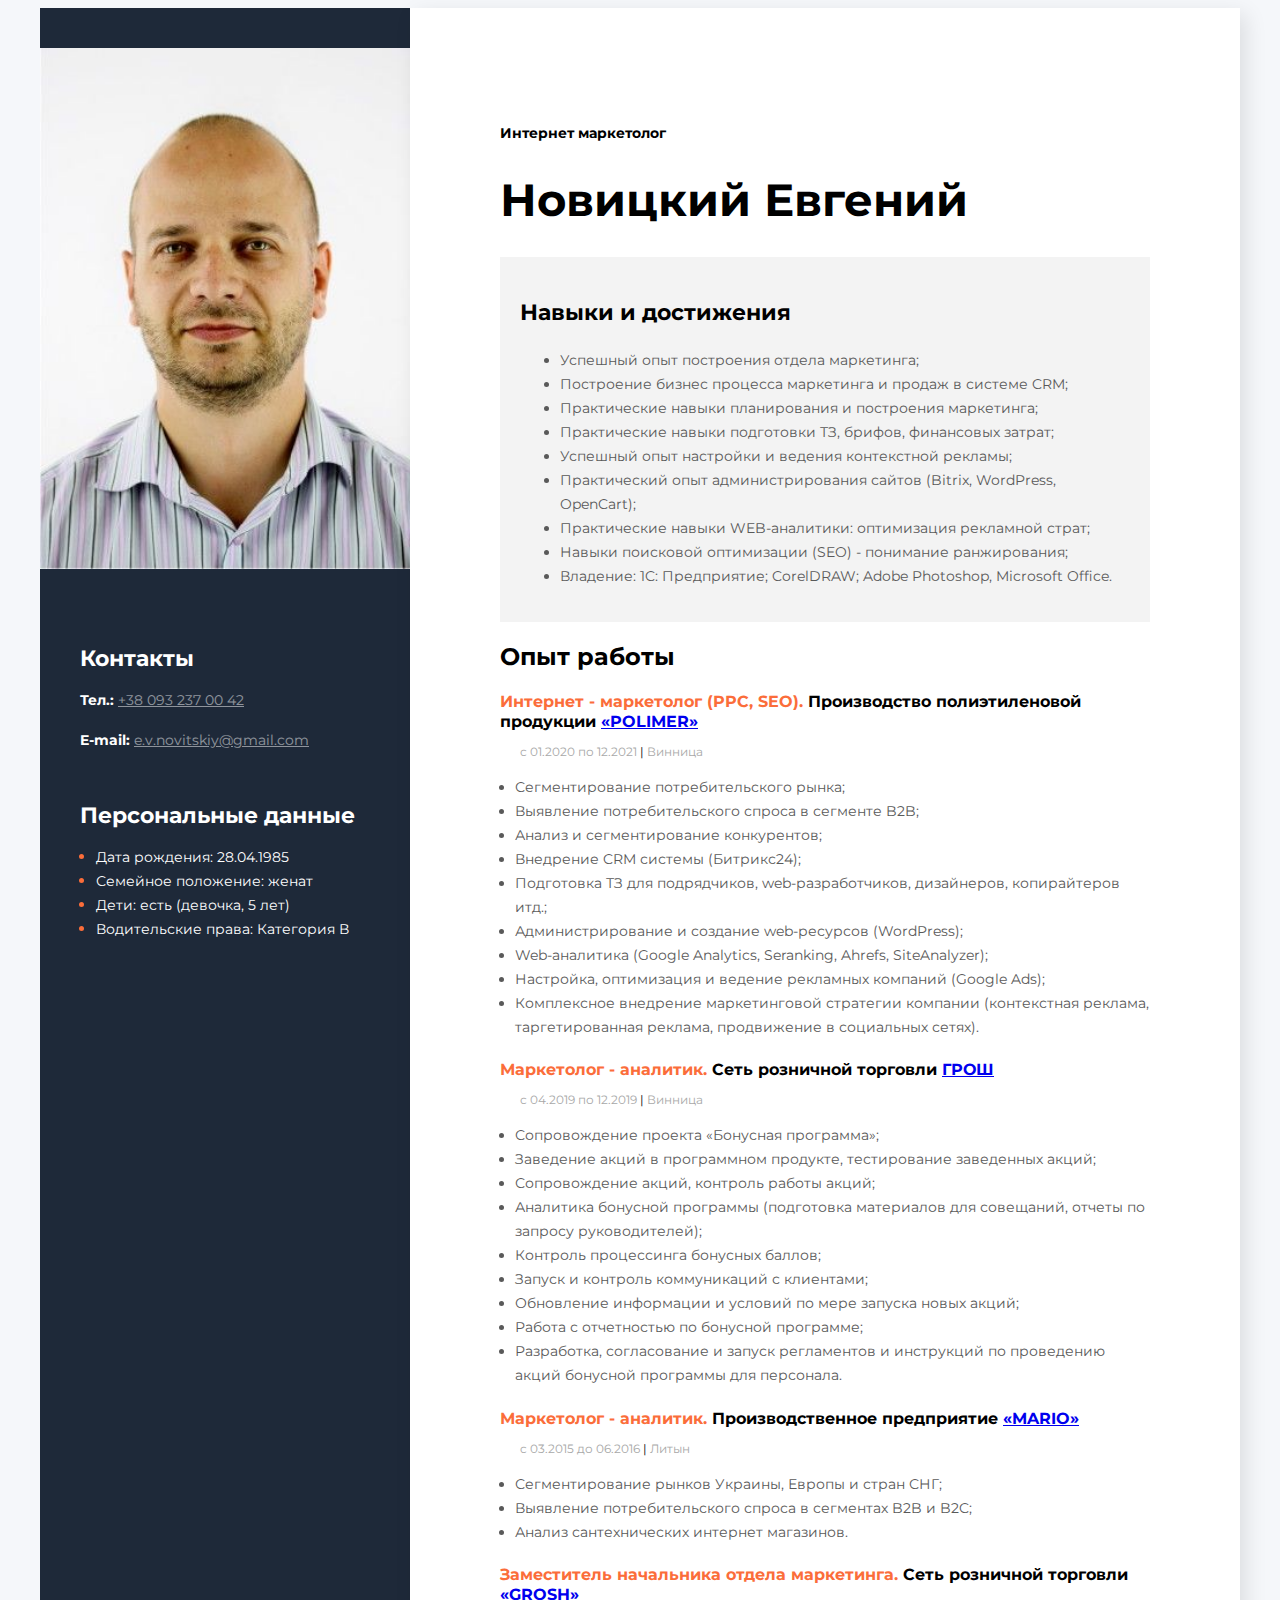
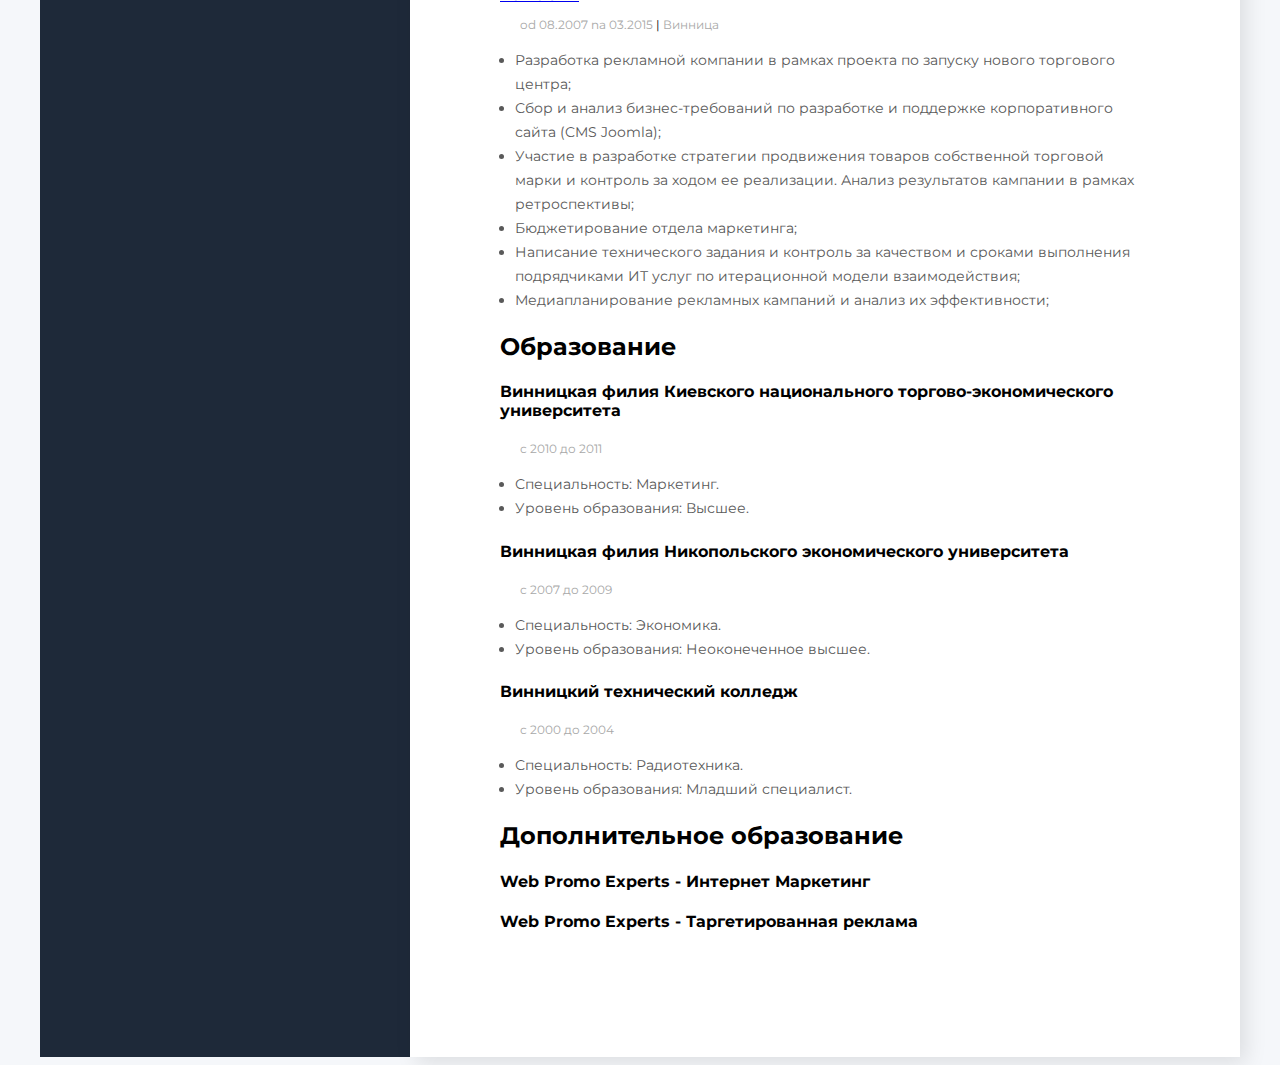
<file: index.html>
<!DOCTYPE html>
<html lang="pl">
<head>
    <meta charset="UTF-8">
    <meta http-equiv="X-UA-Compatible" content="IE=edge">
    <meta name="viewport" content="width=device-width, initial-scale=1.0">
    <link rel="preconnect" href="https://fonts.googleapis.com">
    <link rel="preconnect" href="https://fonts.gstatic.com" crossorigin>
    <link rel="preconnect" href="https://fonts.googleapis.com">
    <link rel="preconnect" href="https://fonts.gstatic.com" crossorigin>
    <link href="https://fonts.googleapis.com/css2?family=Montserrat:wght@400;700&display=swap" rel="stylesheet">
    <link rel="stylesheet" href="styles/styles.css">
    <title>CV - Новицкий Евгений</title>
</head>
<body>

<!--Main-->
<div class="main">
    <!--Main user-->
    <div class="main_user">
        <!--About user-->
        <div>
            <h2 class="about-position">Интернет маркетолог</h2>
            <h1 class="about-name">Новицкий Евгений</h1>
        </div>
        <!--Skills -->
        <div class="skills">
        <div>
            <h3 class="Umiejętności">Навыки и достижения</h3>
        </div>
            <ul>
                <li>Успешный опыт построения отдела маркетинга;</li>
                <li>Построение бизнес процесса маркетинга и продаж в системе CRM;</li>
                <li>Практические навыки планирования и построения маркетинга;</li>
                <li>Практические навыки подготовки ТЗ, брифов, финансовых затрат;</li>
                <li>Успешный опыт настройки и ведения контекстной рекламы;</li>
                <li>Практический опыт администрирования сайтов (Bitrix, WordPress, OpenCart);</li>
                <li>Практические навыки WEB-аналитики: оптимизация рекламной страт;</li>
                <li>Навыки поисковой оптимизации (SEO) - понимание ранжирования;</li>
                <li>Владение: 1C: Предприятие; CorelDRAW; Adobe Photoshop, Microsoft Office.</li>
            </ul> 
        </div>

        <!--Work-->
        <div>
            <h2>Опыт работы</h2>
            <!--Company 1-->
            <div>
                <h4 class="work-position"><span class="position">Интернет - маркетолог (PPC, SEO).</span> Производство полиэтиленовой продукции <a href="https://polimer.ltd">«POLIMER»</a></h4>
                <p class="period">с 01.2020 по 12.2021 <span class="line">|</span> Винница</p>
                <p>
                    <ul class="ul-position">
                        <li class="li-positio">Сегментирование потребительского рынка;</li>
                        <li class="li-positio">Выявление потребительского спроса в сегменте B2B;</li>
                        <li class="li-positio">Анализ и сегментирование конкурентов;</li>
                        <li class="li-positio">Внедрение CRM системы (Битрикс24);</li>
                        <li class="li-positio">Подготовка ТЗ для подрядчиков, web-разработчиков, дизайнеров, копирайтеров итд.;</li>
                        <li class="li-positio">Администрирование и создание web-ресурсов (WordPress);</li>
                        <li class="li-positio">Web-аналитика (Google Analytics, Seranking, Ahrefs, SiteAnalyzer);</li>
                        <li class="li-positio">Настройка, оптимизация и ведение рекламных компаний (Google Ads);</li>
                        <li class="li-positio">Комплексное внедрение маркетинговой стратегии компании (контекстная реклама, таргетированная реклама, продвижение в
                        социальных сетях).</li>
                    </ul>
                </p>
            </div>
            <!--Company 4-->
            <div>
                <h4 class="work-position"><span class="position">Маркетолог - аналитик.</span> Cеть розничной торговли <a href="http://grosh.ua">ГРОШ</a></h4>
                <p class="period">с 04.2019 по 12.2019 <span class="line">|</span> Винница</p>
                <p>
                <ul class="ul-position">
                    <li class="li-positio">Сопровождение проекта «Бонусная программа»;</li>
                    <li class="li-positio">Заведение акций в программном продукте, тестирование заведенных акций;</li>
                    <li class="li-positio">Сопровождение акций, контроль работы акций;</li>
                    <li class="li-positio">Аналитика бонусной программы (подготовка материалов для совещаний, отчеты по запросу руководителей);</li>
                    <li class="li-positio">Контроль процессинга бонусных баллов;</li>
                    <li class="li-positio">Запуск и контроль коммуникаций с клиентами;</li>
                    <li class="li-positio">Обновление информации и условий по мере запуска новых акций;</li>
                    <li class="li-positio">Работа с отчетностью по бонусной программе;</li>
                    <li class="li-positio">Разработка, согласование и запуск регламентов и инструкций по проведению акций бонусной программы для персонала.</li>
                </ul>
                </p>
            </div>
            <!--Company 2-->
            <div>
                <h4 class="work-position"><span class="position">Маркетолог - аналитик.</span> Производственное предприятие <a href="https://mario.ua">«MARIO»</a></h4>
                <p class="period">c 03.2015 до 06.2016 <span class="line">|</span> Литын</p>
                <p>
                    <ul class="ul-position">
                        <li class="li-positio">Сегментирование рынков Украины, Европы и стран СНГ;</li>
                        <li class="li-positio">Выявление потребительского спроса в сегментах B2B и B2C;</li>
                        <li class="li-positio">Анализ сантехнических интернет магазинов.</li>
                    </ul>
                </p>
            </div>
            <!--Company 3-->
            <div>
                <h4 class="work-position"><span class="position">Заместитель начальника отдела маркетинга.</span> Cеть розничной торговли <a href="http://grosh.ua">«GROSH»</a></h4>
                <p class="period">od 08.2007 na 03.2015 <span class="line">|</span> Винница</p>
                <p>
                    <ul class="ul-position">
                        <li class="li-positio">Разработка рекламной компании в рамках проекта по запуску нового торгового центра;</li>
                        <li class="li-positio">Сбор и анализ бизнес-требований по разработке и поддержке корпоративного сайта (CMS Joomla);</li>
                        <li class="li-positio">Участие в разработке стратегии продвижения товаров собственной торговой марки и контроль за ходом ее реализации. Анализ
                        результатов кампании в рамках ретроспективы;</li>
                        <li class="li-positio">Бюджетирование отдела маркетинга;</li>
                        <li class="li-positio">Написание технического задания и контроль за качеством и сроками выполнения подрядчиками ИТ услуг по итерационной модели
                        взаимодействия;</li>
                        <li class="li-positio">Медиапланирование рекламных кампаний и анализ их эффективности;</li>
                    </ul>
                </p>       
            </div>
        </div>
        <!--Education-->
        <div>
            <h2>Образование</h2>
            <!--Wykształcenie 1-->
            <div>
                <h4>Винницкая филия Киевского национального торгово-экономического университета</h4>
                <p class="period">с 2010 до 2011</p>
                <ul class="ul-position">
                    <li class="li-positio">Специальность: Маркетинг.</li>
                    <li class="li-positio">Уровень образования: Высшее.</li>
                </ul>
            </div>
            <!--Wykształcenie 2-->
            <div>
                <h4>Винницкая филия Никопольского экономического университета</h4>
                <p class="period">с 2007 до 2009</p>
                <ul class="ul-position">
                    <li class="li-positio">Специальность: Экономика.</li>
                    <li class="li-positio">Уровень образования: Неоконеченное высшее.</li>
                </ul>
            </div>
            <!--Wykształcenie 3-->
            <div>
                <h4>Винницкий технический колледж</h4>
                <p class="period">с 2000 до 2004</p>
                <ul class="ul-position">
                    <li class="li-positio">Специальность: Радиотехника.</li>
                    <li class="li-positio">Уровень образования: Младший специалист.</li>
                </ul>
            </div>
            <H2>Дополнительное образование</H2>
            <div>
                <h4>Web Promo Experts - Интернет Маркетинг</h4>
                <h4>Web Promo Experts - Таргетированная реклама</h4>
            </div>
        </div>
    </div>
    <!--Sidebar-->
    <aside class="sidebar">
        <img src="img/photo_2022-03-17_13-56-01.jpg" alt="My photo" class="photo">
        <!--Contacts-->
        <div class="cotacts">
            <h3 class="Saidebar-title">Контакты</h3>
            <div>
                <p>
                    <span class="contacts-type">Тел.:</span>
                     <a href="tel:+380932370042" class="contact-link">+38 093 237 00 42</a>
                </p>
                <p>
                    <span class="contacts-type">E-mail:</span>
                     <a href="mailto:e.v.novitskiy@gmail.com" class="contact-link">e.v.novitskiy@gmail.com</a>
                </p>
            </div>
        </div>
        <!--Dane personalne-->
        <div class="Dane-personalne">
            <h3 class="Saidebar-title">Персональные данные</h3>
            <ul class="dane_type">
                <li class="tex-skill-iten"><span class="tex-skill">Дата рождения: 28.04.1985</span> </li>
                <li class="tex-skill-iten"><span class="tex-skill">Семейное положение: женат</span> </li>
                <li class="tex-skill-iten"><span class="tex-skill">Дети: есть (девочка, 5 лет)</span> </li>
                <li class="tex-skill-iten"><span class="tex-skill">Водительские права: Категория В </span> </li>
            </ul>
        </div>
    </aside>
</div>
    
</body>
</html>
</file>
<file: styles/styles.css>
body {font-family: 'Montserrat',
sans-serif;
background-color: #f5f7fa;}

.ul-position {
padding: 0;
margin-left: 15px;}

.li-positio{
font-style: normal;
font-weight: 400;
font-size: 14px;
line-height: 24px;
color: #595959;
}

.period{
    font-style: normal;
    font-weight: 400;
    font-size: 12px;
    line-height: 15px;
    color: #A8A8A8;
    padding-left: 20px;
    margin-bottom: 10px;
}
.line{font-style: normal;
font-weight: 400;
font-size: 12px;
line-height: 15px;
color: #000000;
}

/* main style */
.main {display: flex;
flex-direction: row-reverse;
width: 1200px;
margin: auto;}

/* main user styles */
.main_user {background-color: #FFFFFF;
    padding: 105px 90px;
box-shadow: 6px 6px 20px rgba(0, 0, 0, 0.1);}

.Umiejętności{
    font-style: normal;
    font-weight: 700;
    font-size: 22px;
    line-height: 27px;
    color: #000000;
}

.about-position{font-style: normal;
font-weight: 700;
font-size: 14px;
line-height: 17px;
}

.work-position{font-style: normal;
font-weight: 700;
font-size: 16px;
line-height: 20px;
color: #000000;
margin-bottom: 10px;}

.position{font-style: normal;
font-weight: 700;
font-size: 16px;
line-height: 20px;
color: #FB6D3A;}

.about-name{font-style: normal;
font-weight: 700;
font-size: 45px;
line-height: 55px;
color: #000000;}

/* Skills */
.skills {background: #f3f3f3;
padding: 20px 20px;
font-style: normal;
font-weight: 400;
font-size: 14px;
line-height: 24px;
color: #595959;
}
    
    
    /* sidebar styles */
.sidebar {background-color: #1E2939;
padding-top: 40px;
width: 370px;
}

/* photo */
.photo{width: 370px;
margin-bottom: 50px;}

/* Contacts */
.cotacts, 
.Dane-personalne {
    margin-left: 40px;}

.cotacts {
    margin-bottom: 50px;
}
    
/* Saidebar-title */
.Saidebar-title {
    margin-bottom: 10px;
    color: #FFFFFF;
    font-style: normal;
    font-weight: bold;
    font-size: 22px;
    line-height: 27px; 
}

.contacts-type {
    font-style: normal;
    font-weight: 700;
    font-size: 14px;
    line-height: 24px;
    color: #FFFFFF;
}
.contact-link{
    font-style: normal;
    font-weight: 400;
    font-size: 14px;
    line-height: 24px;
    text-decoration-line: underline;
    color: #FFFFFF;
    opacity: 0.5;}

.dane_type {
    color: #FFFFFF;
    padding: 0;
    margin-left: 16px;
}

.tex-skill-iten{
    color: #FB6D3A;
}
.tex-skill{
    font-style: normal;
    font-weight: 400;
    font-size: 14px;
    line-height: 24px;
    color: #FFFFFF;
}
</file>
